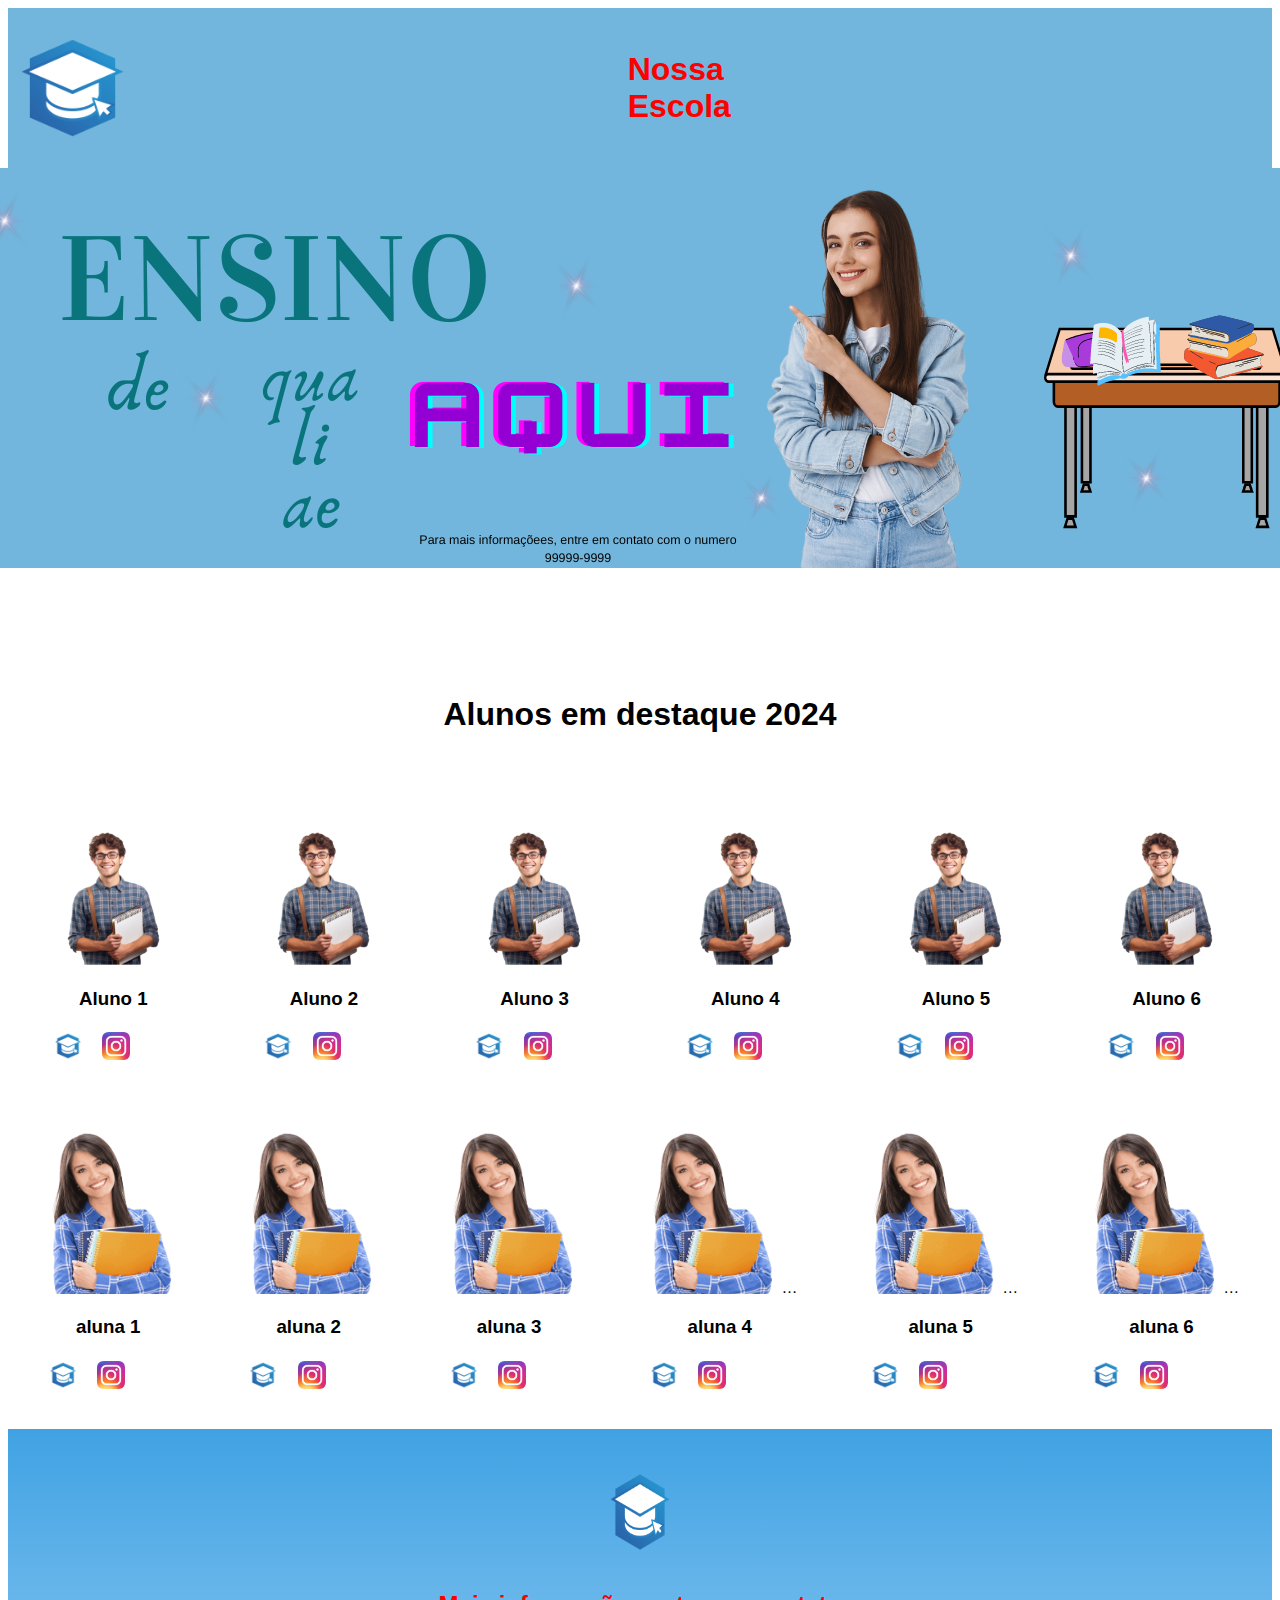
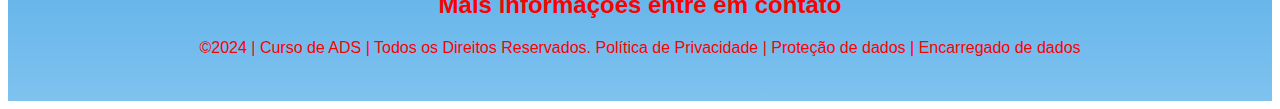
<file: index.html>
<!DOCTYPE html>
<html lang="pt-br">
<head>
<meta charset="UTF-8">
<meta name="viewport" contend="width=device-width, initial-scale=1.0">
<title> Home | Nossa Escola </title>
<link rel="stylesheet" href="style.css">
</head>
<body>
<!-- header é a parte do cabeçalho do site, é o topo da página-->
<header class="cabecalho-itens">
<img class="cabecalho_imagem" src="logo.png" alt="logo da página">
<h1 class="titulo_site">Nossa Escola</h1>
<div class="sociais">
<img class="sociais" src="whatsapp.png" alt="logo do whats da escola">
<img class="sociais" src="Instagram.png" alt="instagram da escola">
</div>
</header>
<!--Seção banner 1 - equivalente ao primeiro parágrafo-->
<section class="banner">
<img class="banner1" src="banner.png" alt="Banner da Escola">
</section>

<!--Seção estudantes é a parte do paragrafo 2 da página-->
<section class="estudante">
<h1 class="estudante_titulo">Alunos em destaque 2024</h1>
<p> </p>
<div class="estudantes_todos">
<div class="estudante-div">
<img class="estudante-imagem" src="aluno.png" alt="Foto daturma do 2°dds do ano de 2024">
<h3 class="estudante-nome">Aluno 1</h3>
<a href="https://cursos.alura.com.br/dashboard"&gt;
<p> </p>
<img class="estudante-icone" src="logo.png" alt="Link do Site da escola"></a>
<img class="estudante-icone" src="Instagram.png" alt="Link do Instagram">
</div>

<div class="estudante-div">
<img class="estudante-imagem" src="aluno.png" alt="Foto daturma do 2°dds do ano de 2024">
<h3 class="estudante-nome">Aluno 2</h3>
<a href="https://cursos.alura.com.br/dashboard"&gt;
<p> </p>
<img class="estudante-icone" src="logo.png" alt="Link do Site da escola"></a>
<img class="estudante-icone" src="Instagram.png" alt="Link do Instagram">
</div>

<div class="estudante-div">
<img class="estudante-imagem" src="aluno.png" alt="Foto daturma do 2°dds do ano de 2024">
<h3 class="estudante-nome">Aluno 3</h3>
<a href="https://cursos.alura.com.br/dashboard"&gt;
<p> </p>
<img class="estudante-icone" src="logo.png" alt="Link do Site da escola"></a>
<img class="estudante-icone" src="Instagram.png" alt="Link do Instagram">
</div>

<div class="estudante-div">
<img class="estudante-imagem" src="aluno.png" alt="Foto daturma do 2°dds do ano de 2024">
<h3 class="estudante-nome">Aluno 4</h3>
<a href="https://cursos.alura.com.br/dashboard"&gt;
<p> </p>
<img class="estudante-icone" src="logo.png" alt="Link do Site da escola"></a>
<img class="estudante-icone" src="Instagram.png" alt="Link do Instagram">
</div>

<div class="estudante-div">
<img class="estudante-imagem" src="aluno.png" alt="Foto daturma do 2°dds do ano de 2024">
<h3 class="estudante-nome">Aluno 5</h3>
<a href="https://cursos.alura.com.br/dashboard"&gt;
<p> </p>
<img class="estudante-icone" src="logo.png" alt="Link do Site da escola"></a>
<img class="estudante-icone" src="Instagram.png" alt="Link do Instagram">
</div>

<div class="estudante-div">
<img class="estudante-imagem" src="aluno.png" alt="Foto daturma do 2°dds do ano de 2024">
<h3 class="estudante-nome">Aluno 6</h3>
<a href="https://cursos.alura.com.br/dashboard"&gt;
<p> </p>
<img class="estudante-icone" src="logo.png" alt="Link do Site da escola"></a>
<img class="estudante-icone" src="Instagram.png" alt="Link do Instagram">
</div>
</div>
</section>

<!--Seção estudantes é a parte do paragrafo 3 da página-->
<section class="estudante">
<div class="estudantes_todos">
<div class="estudante-div">
<img class="estudante-imagem" src="aluna.png" alt="Foto daturma do 2°dds do ano de 2024">
<h3 class="estudante-nome">aluna 1</h3>
<a href="https://cursos.alura.com.br/dashboard"&gt;
<p> </p>
<img class="estudante-icone" src="logo.png" alt="Link do Site da escola"></a>
<img class="estudante-icone" src="Instagram.png" alt="Link do Instagram">
</div>

<div class="estudante-div">
<img class="estudante-imagem" src="aluna.png" alt="Foto da turma do 2DDS do ano de 2024">

<h3 class="estudante-nome">aluna 2</h3>
<a href="https://cursos.alura.com.br/dashboard"&gt;
<p> </p>
<img class="estudante-icone" src="logo.png" alt="Link do Site daescola"></a>
<img class="estudante-icone" src="Instagram.png" alt="Link doInstagram">
</div>

<div class="estudante-div">
<img class="estudante-imagem" src="aluna.png" alt="Foto daturma do 2°dds do ano de 2024">
<h3 class="estudante-nome">aluna 3</h3>
<a href="https://cursos.alura.com.br/dashboard"&gt;
<p> </p>
<img class="estudante-icone" src="logo.png" alt="Link do Site da escola"></a>
<img class="estudante-icone" src="Instagram.png" alt="Link do Instagram">
</div>

<div class="estudante-div">
<img class="estudante-imagem" src="aluna.png" alt="Foto daturma do 2°dds do ano de 2024">
… <h3 class="estudante-nome">aluna 4</h3>
<a href="https://cursos.alura.com.br/dashboard"&gt;
<p> </p>
<img class="estudante-icone" src="logo.png" alt="Link do Site da escola"></a>
<img class="estudante-icone" src="Instagram.png" alt="Link do Instagram">
</div>

<div class="estudante-div">
<img class="estudante-imagem" src="aluna.png" alt="Foto daturma do 2°dds do ano de 2024">
… <h3 class="estudante-nome">aluna 5</h3>
<a href="https://cursos.alura.com.br/dashboard"&gt;
<p> </p>
<img class="estudante-icone" src="logo.png" alt="Link do Site da escola"></a>
<img class="estudante-icone" src="Instagram.png" alt="Link do Instagram">
</div>

<div class="estudante-div">
<img class="estudante-imagem" src="aluna.png" alt="Foto daturma do 2°dds do ano de 2024">
… <h3 class="estudante-nome">aluna 6</h3>
<a href="https://cursos.alura.com.br/dashboard"&gt;
<p> </p>
<img class="estudante-icone" src="logo.png" alt="Link do Site da escola"></a>
<img class="estudante-icone" src="Instagram.png" alt="Link do Instagram">
</div>
</div>
</section>
<!--Seção rodapé é a parte final da paragrafo 3 da página-->
<footer class="escola">
<img class="logo_rodape" src="logo.png" alt="Logo da Escola"></a>
<h2 class="escola-título">Mais informações entre em contato <a class="link" href="https://wa.me/5541999999999"&gt; 41 9.9999-9999> </a></h2>
<p></p>
<p>©2024 | Curso de ADS | Todos os Direitos Reservados.
Política de Privacidade | Proteção de dados | Encarregado de dados</p>
<p> </p>
</footer>
</body>
</html>
</file>
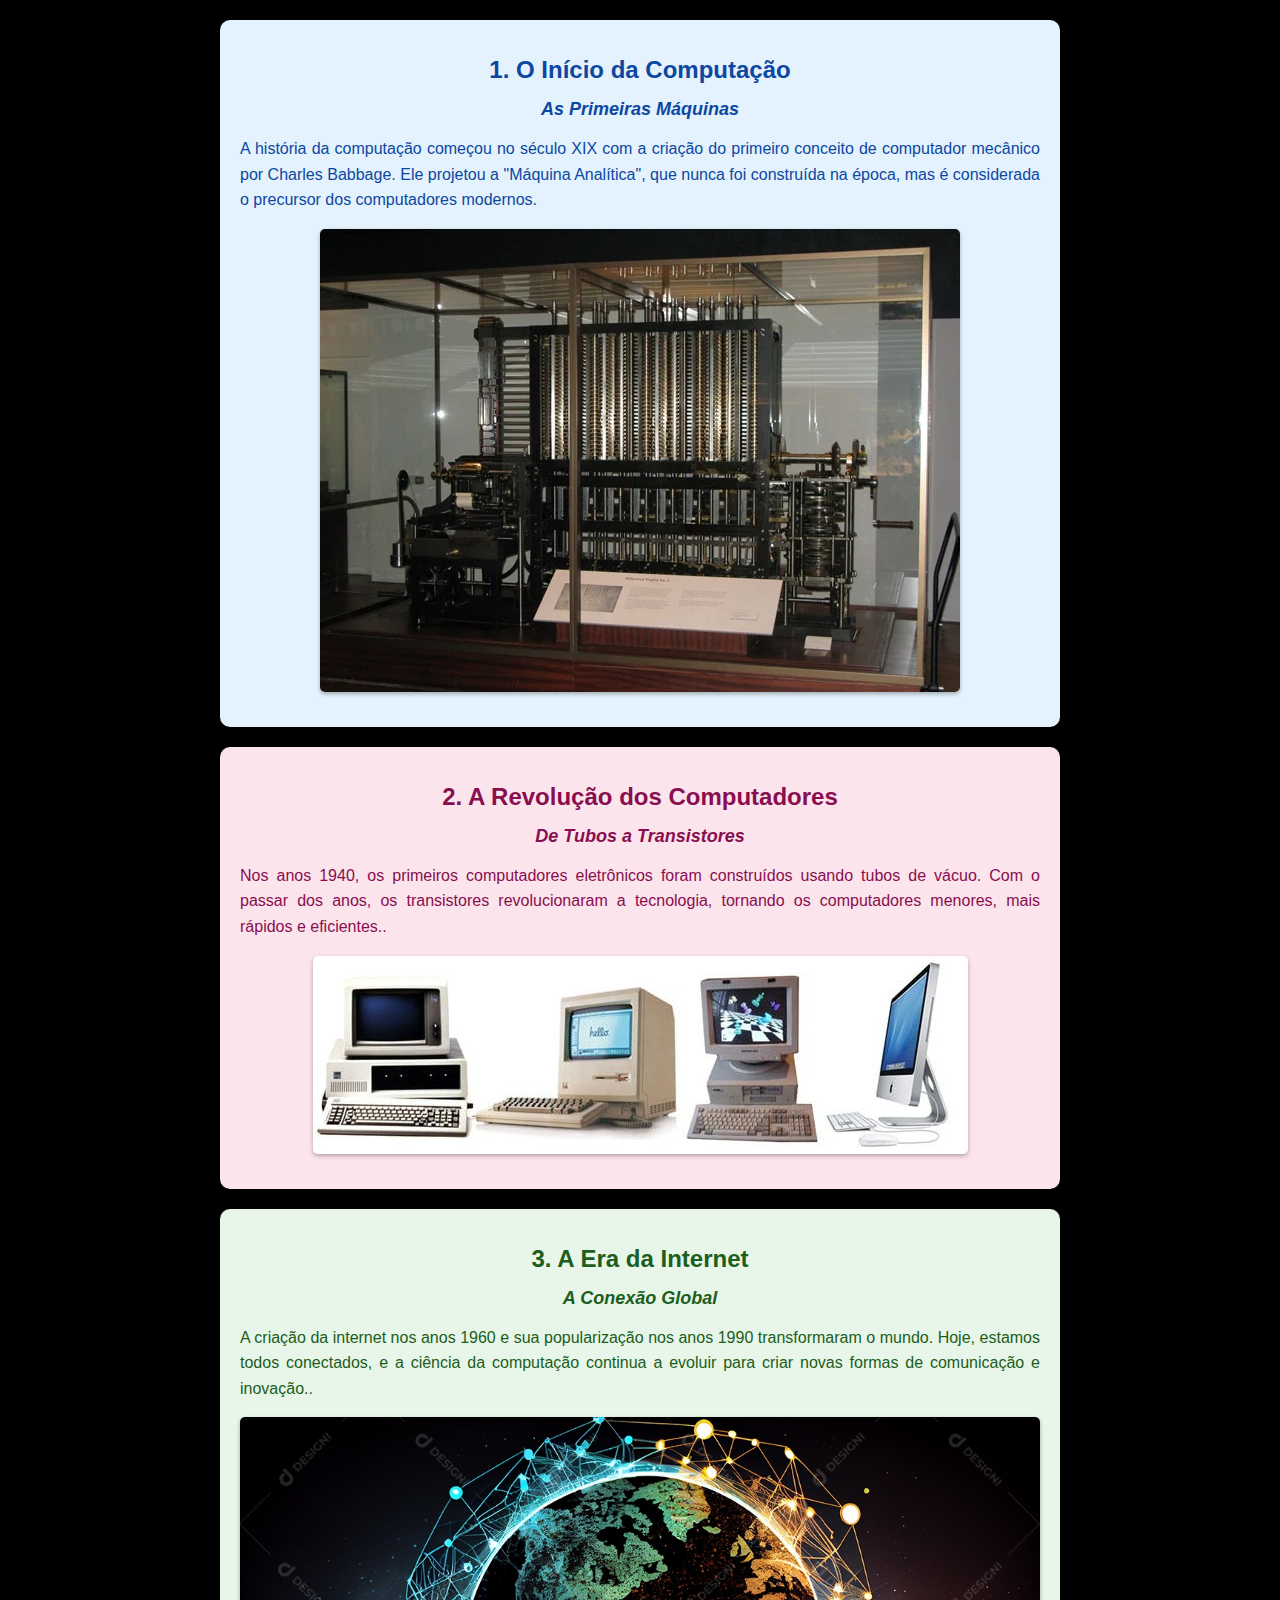
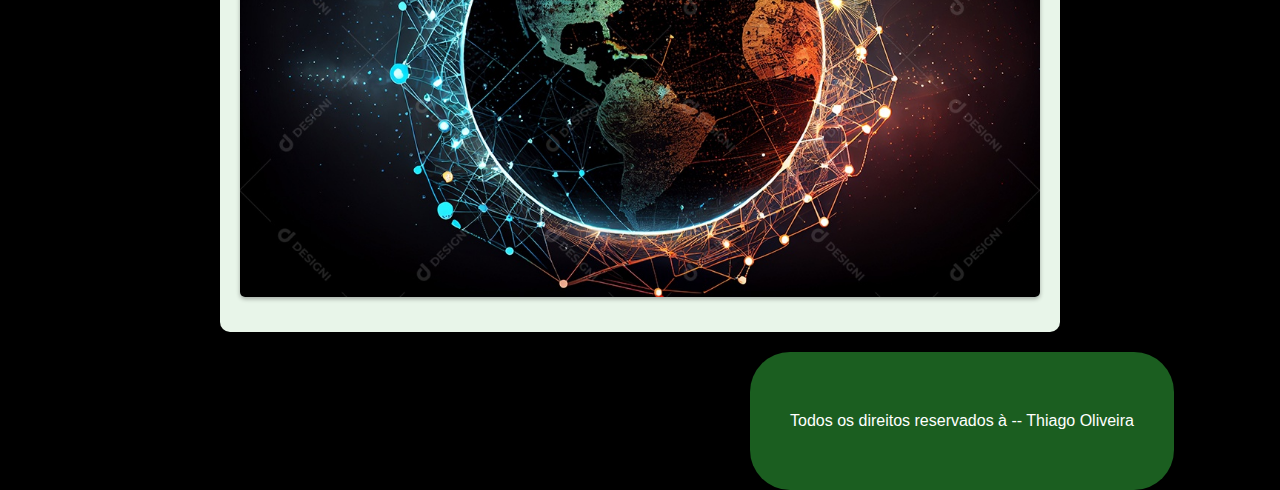
<file: novo/index.html>
<!DOCTYPE html>
<html lang="pt-br">
<head>
<meta charset="UTF-8">
<meta name="viewport" content="width=device-width, initial-scale=1.0">
<title>História da Computação</title>
<link rel="stylesheet" href="style.css">
</head>
<body>
<div class="section" id="section1">
<h1>1. O Início da Computação</h1>
<h2>As Primeiras Máquinas</h2>
<p>A história da computação começou no século XIX com a criação do primeiro conceito
    de computador mecânico por Charles Babbage. Ele projetou a "Máquina Analítica", que
    nunca foi construída na época, mas é considerada o precursor dos computadores
    modernos.</p>
<img src="foto1.webp" alt="Um desenho antigo da Máquina Analítica.">
</div>

<div class="section" id="section2">
<h1>2. A Revolução dos Computadores</h1> 
<h2>De Tubos a Transistores</h2>
<p>Nos anos 1940, os primeiros computadores eletrônicos foram construídos usando tubos
    de vácuo. Com o passar dos anos, os transistores revolucionaram a tecnologia, tornando
    os computadores menores, mais rápidos e eficientes..</p>
<img src="foto2.jpg" alt="Um computador antigo dos anos 1940 ao lado de um moderno.">
</div>

<div class="section" id="section3">
<h1>3. A Era da Internet</h1>
<h2>A Conexão Global</h2>
<p>A criação da internet nos anos 1960 e sua popularização nos anos 1990 transformaram o
    mundo. Hoje, estamos todos conectados, e a ciência da computação continua a evoluir
    para criar novas formas de comunicação e inovação..</p>
<img src="foto3.jpg" alt="Um globo terrestre com cabos de rede ao redor.">
</div>
<footer class="rodape">

    <p>Todos os direitos reservados à -- Thiago Oliveira</p>    

</footer>
</body>
</html>
</file>
<file: style.css>
*{
    margin: 10;
    padding: 10;
    box-sizing: border-box;
    }
    
    body{
    font-family: "Poppins", sans-serif;
    }
    
    header{
    background-color: #72B6DD;
    color: rgb(255, 0, 0);
    width: 100%;
    padding: 100px;
    height: 100px;
    
    }
    .cabecalho-itens{
    max-width: 2050px;
    margin: 0 auto;
    display: flex;
    align-items: center;
    justify-content: center;
    padding: 80px;
    
    }
    
    .cabecalho_imagem{
    width: 10%;
    display: flex;
    justify-content: flex-start;
    align-items: center;
    }
    .titulo_site{
    padding: 500px;
    text-align: center;
    width: 50%;
    font: 100px;
    }
    .sociais{
    display: flex;
    justify-content: flex-end;
    width: 25%;
    padding-right: 45px;
    }
    .banner{
    display: flex;
    justify-content: center;
    }
    
    .estudante_titulo{
    padding: 75px;
    text-align: center;
    }
    
    .estudante-nome{
    text-align: center;
    }
    .estudante-imagem{
    width: 135px;
    }
    
    .estudante-icone{
    width: 44px;
    padding: 4px 8px;
    }
    
    .estudante{
    background-image: background-color(#ffffff);
    padding: 32px 0;
    }
    
    .estudante.div{
    text-align: center;
    padding: 28px 0;
    }
    .estudantes_todos{
    display: flex;
    justify-content: space-around;
    }
    
    .escola{
    background-image: linear-gradient(#40A2E3,#7FC2EF);
    color: rgb(253, 0, 0);
    display: flex;
    justify-content:center;
    padding: 28px 0;
    text-align:center;
    display:block;
    
    }
    .escola-titulo{
    padding: 90px;
    text-align: center;
    }
    
    .logo_rodape{
    height: 110px;
    padding: 12px 0;
    width: 5%;
    
    }
    .link{
    color: #ffffff;
    text-decoration: none;
    }
</file>
<file: novo/style.css>
/* Estilo geral */
body {
    font-family: Arial, sans-serif;
    margin: 0;
    padding: 0;
    background-color: #f4f4f9;
    color: #333;
    background-color: black;
    }
    
    /* Estilização das seções */
    .section {
    padding: 20px;
    margin: 20px auto;
    max-width: 800px;
    border-radius: 10px;
    box-shadow: 0 4px 8px rgba(0, 0, 0, 0.2);
    }
    
    /* Cores para cada seção */
    #section1 {
    background-color: #e3f2fd; /* Azul claro */
    color: #0d47a1; /* Azul escuro */
    }
    
    #section2 {
    background-color: #fce4ec; /* Rosa claro */
    color: #880e4f; /* Rosa escuro */
    }
    
    #section3 {
    background-color: #e8f5e9; /* Verde claro */
    
    color: #1b5e20; /* Verde escuro */
    }
    
    /* Estilo dos títulos */
    h1 {
    font-size: 24px;
    margin-bottom: 10px;
    text-align: center;
    }
    
    h2 {
    font-size: 18px;
    margin-bottom clear: both; 15px;
    text-align: center;
    font-style: italic;
    }
    
    /* Estilo do texto */
    p {
    font-size: 16px;
    line-height: 1.6;
    text-align: justify;
    }
    
    /* Estilo das imagens */
    img {
    display: block;
    margin: 15px auto;
    max-width: 100%;
    border-radius: 5px;
    box-shadow: 0 2px 4px rgba(0, 0, 0, 0.3);
    
    }

    footer {
        background-color: #1b5e20;
        color: white;
        padding: 40px;
        text-align: center;
        font-size: 2em;
        margin-bottom: 10px;
        position: absolute;
        left: 750px;
        box-shadow: 0 4px 8px rgba(0, 0, 0, 0.2);
        border-radius: 40px;
      }
</file>
